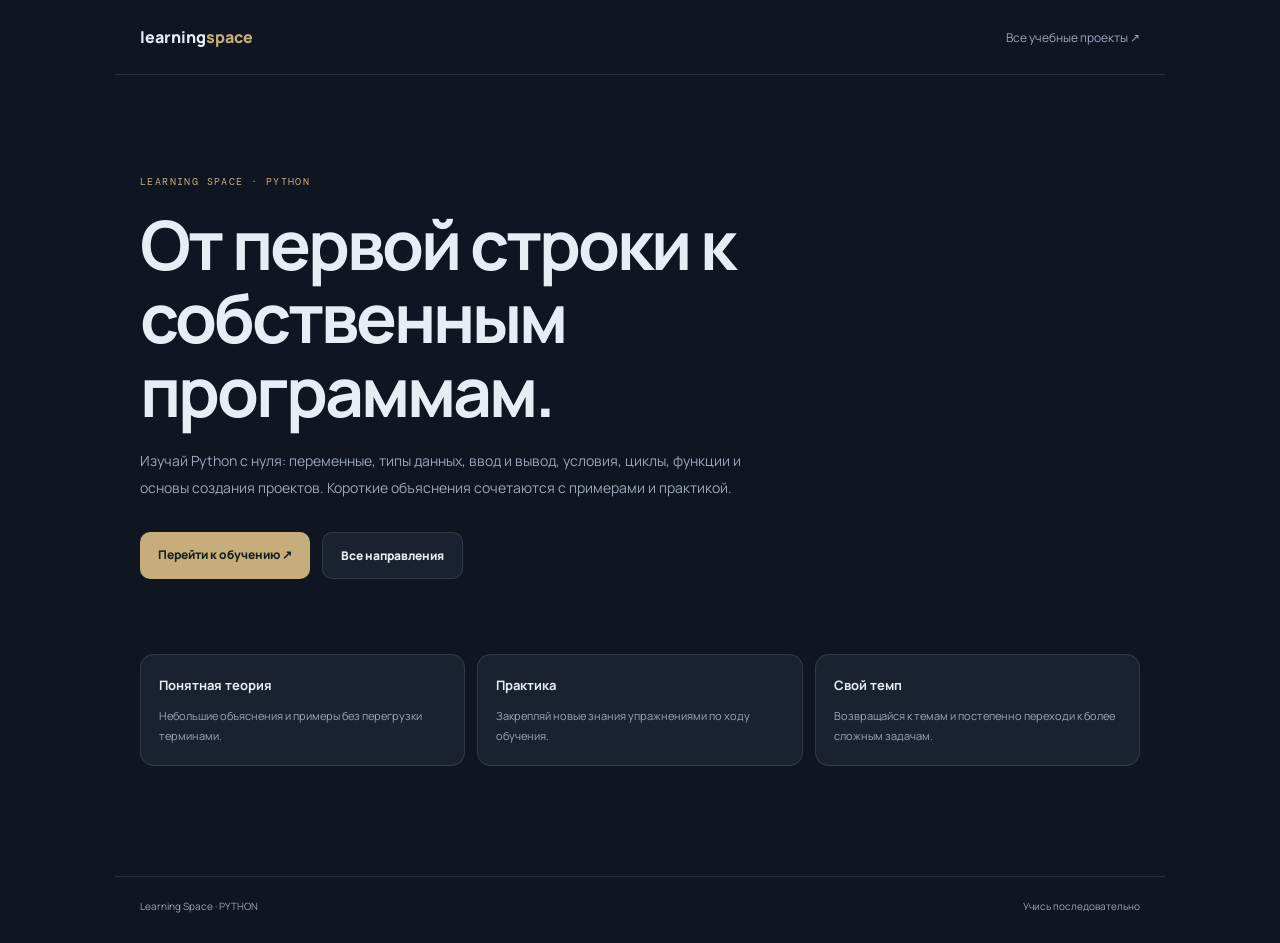
<file: promo.html>
<!doctype html><html lang="ru"><head><meta charset="UTF-8"><meta name="viewport" content="width=device-width,initial-scale=1"><meta name="theme-color" content="#101522"><title>От первой строки к собственным программам. — Learning Space</title><meta name="description" content="Python Start: интерактивное обучение Python с нуля."><link rel="preconnect" href="https://fonts.googleapis.com"><link href="https://fonts.googleapis.com/css2?family=Manrope:wght@400;500;600;700;800&family=DM+Mono:wght@400;500&display=swap" rel="stylesheet"><style>:root{--bg:#101522;--panel:#1a2232;--text:#e8edf5;--muted:#9aa7ba;--accent:#c7ad7c;--line:rgba(220,230,242,.12)}*{box-sizing:border-box}body{margin:0;background:var(--bg);color:var(--text);font-family:Manrope,Arial,sans-serif}.nav,main,footer{max-width:1050px;margin:auto;padding-left:25px;padding-right:25px}.nav{height:75px;display:flex;align-items:center;justify-content:space-between;border-bottom:1px solid var(--line)}a{color:inherit;text-decoration:none}.brand{font-weight:800}.brand span{color:var(--accent)}.nav>a:last-child{font-size:12px;color:var(--muted)}main{padding-top:100px;padding-bottom:110px}.eyebrow{font:10px 'DM Mono',monospace;letter-spacing:1.4px;color:var(--accent)}h1{font-size:clamp(40px,7vw,68px);letter-spacing:-3px;line-height:1.08;max-width:760px;margin:20px 0}p{color:var(--muted);line-height:1.9;max-width:650px;font-size:14px}.actions{display:flex;gap:12px;flex-wrap:wrap;margin-top:30px}.btn{padding:14px 18px;border-radius:10px;font-size:12px;font-weight:800;background:var(--accent);color:#17211f}.btn.secondary{background:var(--panel);color:var(--text);border:1px solid var(--line)}.features{display:grid;grid-template-columns:repeat(3,1fr);gap:12px;margin-top:75px}.features div{background:var(--panel);border:1px solid var(--line);border-radius:14px;padding:18px}.features b{font-size:13px}.features p{font-size:11px;margin-bottom:0}footer{border-top:1px solid var(--line);padding-top:22px;padding-bottom:30px;color:var(--muted);font-size:10px;display:flex;justify-content:space-between}@media(max-width:650px){main{padding-top:65px}.features{grid-template-columns:1fr}h1{letter-spacing:-2px}footer{gap:10px;flex-wrap:wrap}}</style></head><body><header class="nav"><a class="brand" href="https://harvus-son.github.io/kearning_sevvice/">learning<span>space</span></a><a href="https://harvus-son.github.io/programming-hub/">Все учебные проекты ↗</a></header><main><div class="eyebrow">LEARNING SPACE · PYTHON</div><h1>От первой строки к собственным программам.</h1><p>Изучай Python с нуля: переменные, типы данных, ввод и вывод, условия, циклы, функции и основы создания проектов. Короткие объяснения сочетаются с примерами и практикой.</p><div class="actions"><a class="btn" href="https://harvus-son.github.io/Python/">Перейти к обучению ↗</a><a class="btn secondary" href="https://harvus-son.github.io/programming-hub/">Все направления</a></div><div class="features"><div><b>Понятная теория</b><p>Небольшие объяснения и примеры без перегрузки терминами.</p></div><div><b>Практика</b><p>Закрепляй новые знания упражнениями по ходу обучения.</p></div><div><b>Свой темп</b><p>Возвращайся к темам и постепенно переходи к более сложным задачам.</p></div></div></main><footer><span>Learning Space · PYTHON</span><span>Учись последовательно</span></footer></body></html>
</file>
